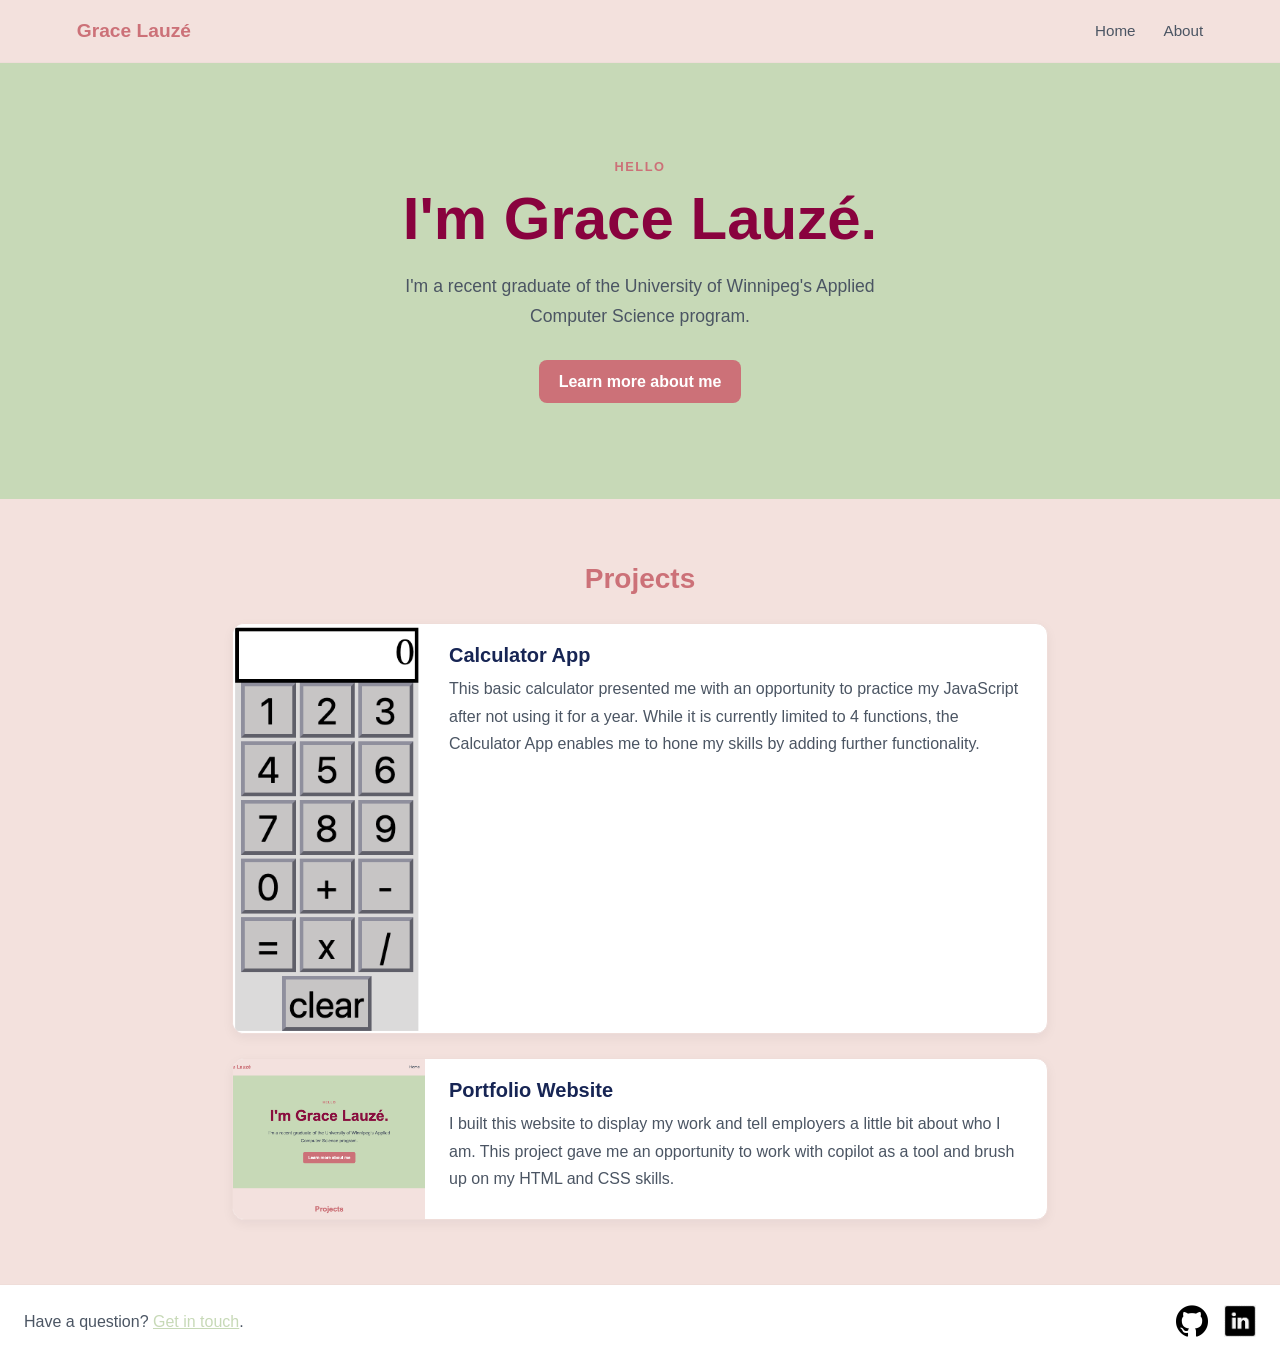
<file: index.html>
<!DOCTYPE html>
<html lang="en">
<head>
    <meta charset="UTF-8">
    <meta name="viewport" content="width=device-width, initial-scale=1.0">
    <meta name="Grace's Portfolio" content="Junior Software Developer.">
    <title>Grace's Portfolio</title>
    <link rel="stylesheet" href="style.css">
</head>
<body>
    <header class="site-header">
        <a class="site-title" href="#home">Grace Lauzé</a>
        <nav aria-label="Main navigation">
            <ul class="nav-links">
                <li><a href="#home">Home</a></li>
                <li><a href="./about.html">About</a></li>
            </ul>
        </nav>
    </header>

    <main>
        <section class="hero" id="home">
            <p class="eyebrow">Hello</p>
            <h1>I'm Grace Lauzé.</h1>
            <p class="hero-copy">I'm a recent graduate of the University of Winnipeg's Applied Computer Science program.</p>
            <a class="button" href="./about.html">Learn more about me</a>
        </section>

        <section class="content-section" id="projects">
            <h2>Projects</h2>
            <div class="content-list">
                <article class="content-card">
                    <img src="./images/Calculator_application.png" alt="Calculator" width="1200" height="675" loading="lazy">
                    <div class="content-card-copy">
                        <h3>Calculator App</h3>
                        <p>This basic calculator presented me with an opportunity to practice my JavaScript after not using it for a 
                            year. While it is currently limited to 4 functions, the Calculator App enables me to hone my skills by 
                            adding further functionality. </p>
                    </div>
                </article>
                <article class="content-card">
                    <img src="./images/portfolio_pic.png" alt="Text on screen" width="1200" height="675" loading="lazy">
                    <div class="content-card-copy">
                        <h3>Portfolio Website</h3>
                        <p>I built this website to display my work and tell employers a little bit about who I am. This project
                             gave me an opportunity to work with copilot as a tool and brush up on my HTML and CSS skills.</p>
                    </div>
                </article>
            </div>
        </section>
    </main>

    <footer id="contact">
        <p>Have a question? <a href="mailto:gracelauze@gmail.com">Get in touch</a>.</p>
        <div class="social-links" aria-label="Social profiles">
            <a href="https://github.com/gracelauze"><img src="./images/github_logo.png" alt="GitHub logo" width="32" height="32"></a>
            <a href="www.linkedin.com/in/grace-lauzé"><img src="./images/linkedin_logo.avif" alt="LinkedIn logo" width="32" height="32"></a>
        </div>
    </footer>
</body>
</html>
</file>
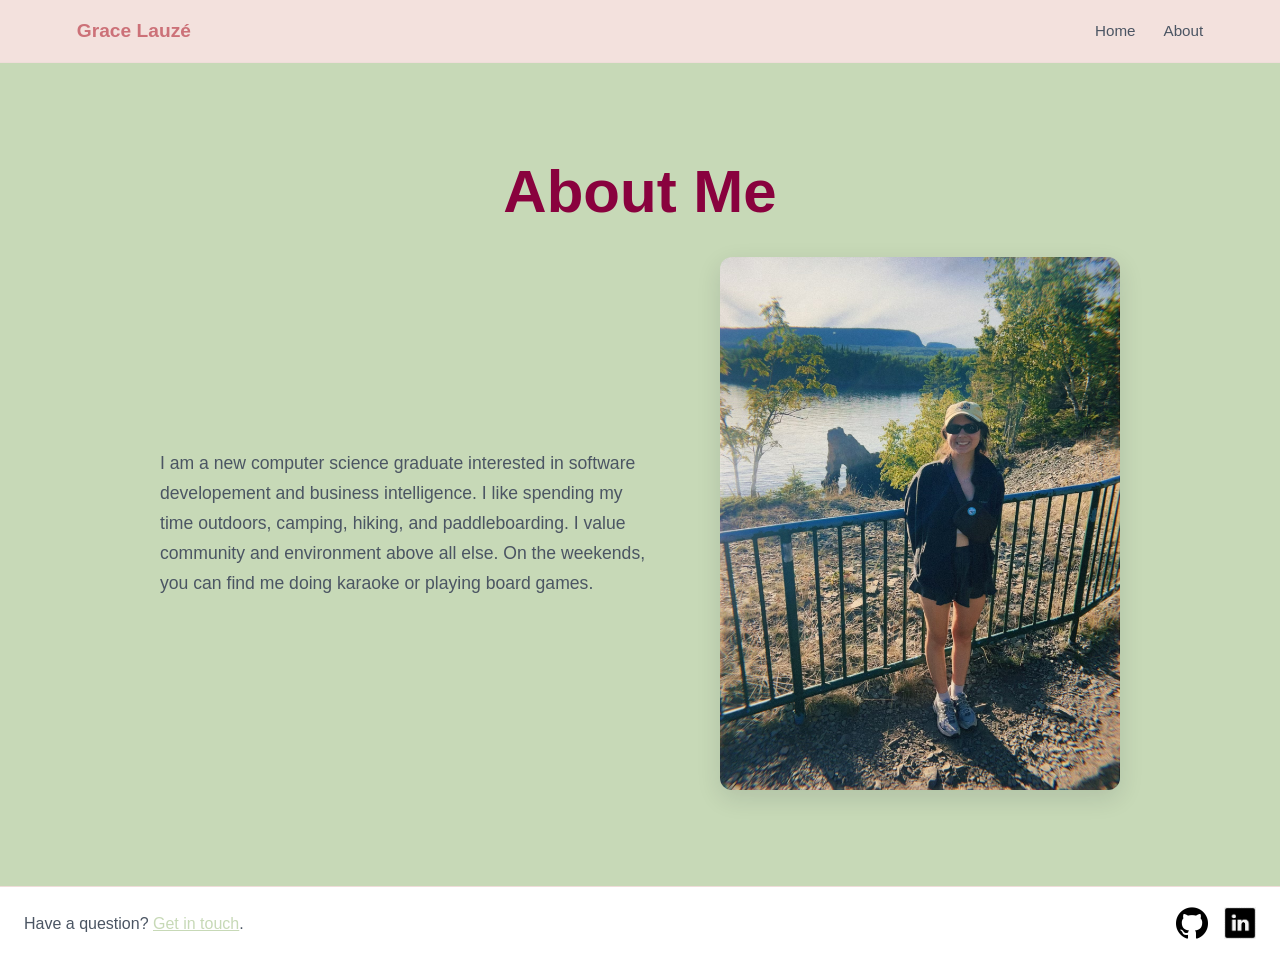
<file: about.html>
<!DOCTYPE html>
<html lang="en">
<head>
    <meta charset="UTF-8">
    <meta name="viewport" content="width=device-width, initial-scale=1.0">
    <meta name="Grace's Portfolio" content="Junior Software Developer.">
    <title>Grace's Portfolio</title>
    <link rel="stylesheet" href="style.css">
</head>
<body>
    <header class="site-header">
        <a class="site-title" href="./index.html">Grace Lauzé</a>
        <nav aria-label="Main navigation">
            <ul class="nav-links">
                <li><a href="./index.html">Home</a></li>
                <li><a href="./about.html">About</a></li>
            </ul>
        </nav>
    </header>

    <main>
        <section class="hero about" id="about-me">
            <h1>About Me</h1>
            <div class="about-content">
                <div class="hero-copy">
                    <p>I am a new computer science graduate interested in software developement and business intelligence. 
                        I like spending my time outdoors, camping, hiking, and paddleboarding. I value community and environment 
                        above all else. On the weekends, you can find me doing karaoke or playing board games.</p>
                </div>
                <img src="./images/sealion.JPG" alt="Sea lion" width="1200" height="675" loading="lazy">
            </div>
        </section>

    </main>
    
    <footer id="contact">
        <p>Have a question? <a href="mailto:gracelauze@gmail.com">Get in touch</a>.</p>
        <div class="social-links" aria-label="Social profiles">
            <a href="https://github.com/gracelauze"><img src="./images/github_logo.png" alt="GitHub logo" width="32" height="32"></a>
            <a href="www.linkedin.com/in/grace-lauzé"><img src="./images/linkedin_logo.avif" alt="LinkedIn logo" width="32" height="32"></a>
        </div>
    </footer>
</body>
</html>
</file>
<file: style.css>
:root {
    color-scheme: light;
    font-family: Arial, Helvetica, sans-serif;
    color: #1f2937;
    background: var(--background-colour);
    font-synthesis: none;
    text-rendering: optimizeLegibility;
    --primary-colour: #FFD9DA;
    --secondary-colour: #CC7178;
    --accent-colour: #C7D9B7;
    --background-colour: #F3E1DD;
    --title-colour: #89023E;
    --shadow-colour: #EFDDD9;
}

* {
    box-sizing: border-box;
}

body {
    min-width: 320px;
    min-height: 100vh;
    margin: 0;
}

a {
    color: inherit;
}

.site-header {
    display: flex;
    align-items: center;
    justify-content: space-between;
    gap: 2rem;
    padding: 1.25rem max(6vw, 1.5rem);
    background: var(--background-colour);
    border-bottom: 1px solid var(--shadow-colour);
}

.site-title {
    color: var(--secondary-colour);
    font-size: 1.2rem;
    font-weight: 700;
    text-decoration: none;
}

.nav-links {
    display: flex;
    gap: 1.75rem;
    margin: 0;
    padding: 0;
    list-style: none;
}

.nav-links a {
    color: #4b5563;
    font-size: 0.95rem;
    text-decoration: none;
}

.nav-links a:hover,
.nav-links a:focus-visible,
footer a:hover,
footer a:focus-visible {
    color: var(--secondary-colour);
}

.hero {
    display: grid;
    justify-items: center;
    min-height: 390px;
    padding: 6rem 1.5rem;
    text-align: center;
    background: var(--accent-colour);
}

.eyebrow {
    margin: 0 0 0.75rem;
    color: var(--secondary-colour);
    font-size: 0.8rem;
    font-weight: 700;
    letter-spacing: 0.12em;
    text-transform: uppercase;
}

h1 {
    margin: 0;
    color: var(--title-colour);
    font-size: clamp(2.25rem, 6vw, 3.75rem);
    line-height: 1.1;
}

.hero-copy {
    max-width: 34rem;
    margin: 1.25rem 0 1.75rem;
    color: #4b5563;
    font-size: 1.1rem;
    line-height: 1.7;
}

.button {
    display: inline-block;
    padding: 0.8rem 1.25rem;
    border-radius: 0.5rem;
    background: var(--secondary-colour);
    color: #fff;
    font-weight: 700;
    text-decoration: none;
}

.button:hover,
.button:focus-visible {
    background: var(--title-colour);
}

.content-section {
    max-width: 54rem;
    margin: 0 auto;
    padding: 4rem 1.5rem;
    text-align: center;
}

.content-section h2 {
    margin: 0 0 1.75rem;
    color: var(--secondary-colour);
    font-size: 1.75rem;
}

.content-list {
    display: grid;
    gap: 1.5rem;
    text-align: left;
}

.content-card {
    display: grid;
    grid-template-columns: minmax(8rem, 12rem) 1fr;
    align-items: stretch;
    overflow: hidden;
    border: 1px solid var(--shadow-colour);
    border-radius: 0.75rem;
    background: #fff;
    box-shadow: 0 4px 12px rgb(15 23 42 / 5%);
}

.content-card img {
    display: block;
    width: 100%;
    height: 100%;
    min-height: 10rem;
    object-fit: cover;
}

.content-card-copy {
    padding: 1.25rem 1.5rem 1.5rem;
}

.content-card h3 {
    margin: 0 0 0.5rem;
    color: #172554;
    font-size: 1.25rem;
}

.content-card p,
footer p {
    margin: 0;
    color: #4b5563;
    line-height: 1.7;
}
.hero.about {
    display: flex;
    align-items: center;
    flex-direction: column;
    gap: 2rem;
}

.about-content {
    display: grid;
    grid-template-columns: minmax(0, 1fr) minmax(0, 25rem);
    align-items: center;
    gap: clamp(2rem, 6vw, 4rem);
    width: min(100%, 60rem);
    text-align: left;
}

.about-content .hero-copy {
    margin: 0;
}

.about-content img {
    display: block;
    width: 100%;
    height: auto;
    border-radius: 0.75rem;
    object-fit: cover;
    box-shadow: 0 8px 24px rgb(15 23 42 / 12%);
}

footer {
    display: flex;
    align-items: center;
    justify-content: space-between;
    gap: 1.5rem;
    padding: 1.25rem 1.5rem;
    border-top: 1px solid var(--shadow-colour);
    background: #fff;
}

footer p {
    margin: 0;
}

.social-links {
    display: flex;
    align-items: center;
    gap: 1rem;
}

.social-links img {
    display: block;
    width: 2rem;
    height: 2rem;
    object-fit: contain;
}

footer a {
    color: var(--accent-colour);
}

@media (max-width: 480px) {
    .site-header {
        align-items: flex-start;
        flex-direction: column;
        gap: 1rem;
    }

    .nav-links {
        gap: 1.25rem;
    }

    .hero {
        min-height: 340px;
        padding-top: 4rem;
        padding-bottom: 4rem;
    }

    .content-card {
        grid-template-columns: 6rem 1fr;
    }

    .content-card img {
        min-height: 100%;
    }

    .content-card-copy {
        padding: 1rem;
    }

    .about-content {
        grid-template-columns: 1fr;
        gap: 1.5rem;
    }

    .about-content img {
        width: min(100%, 25rem);
        justify-self: center;
    }
}
</file>
